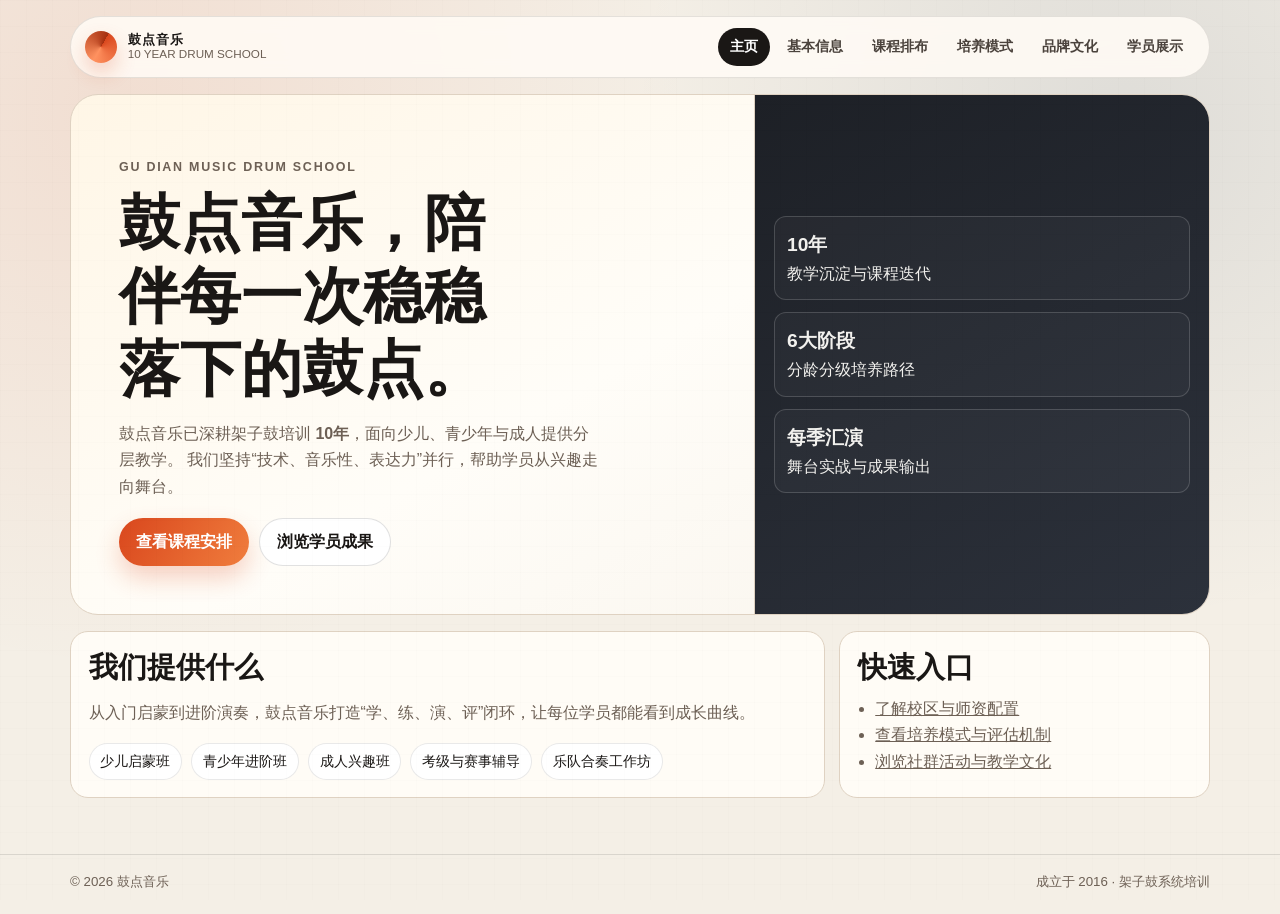
<file: index.html>
﻿<!doctype html>
<html lang="zh-CN">
  <head>
    <meta charset="UTF-8" />
    <meta name="viewport" content="width=device-width, initial-scale=1.0" />
    <title>鼓点音乐 | 架子鼓培训班主页</title>
    <meta name="description" content="鼓点音乐成立10年，专注青少年与成人架子鼓培训，提供系统课程、舞台实践与成长陪伴。" />
    <link rel="stylesheet" href="styles.css" />
  </head>
  <body data-page="home">
    <header class="site-header">
      <a class="brand" href="index.html">
        <span class="brand-mark" aria-hidden="true"></span>
        <span class="brand-text">
          <strong>鼓点音乐</strong>
          <span>10 YEAR DRUM SCHOOL</span>
        </span>
      </a>
      <nav>
        <a data-page="home" href="index.html">主页</a>
        <a data-page="about" href="about.html">基本信息</a>
        <a data-page="courses" href="courses.html">课程排布</a>
        <a data-page="method" href="method.html">培养模式</a>
        <a data-page="culture" href="culture.html">品牌文化</a>
        <a data-page="alumni" href="alumni.html">学员展示</a>
      </nav>
    </header>

    <main class="container">
      <section class="page-hero reveal">
        <div class="hero-content">
          <p class="kicker">GU DIAN MUSIC DRUM SCHOOL</p>
          <h1>鼓点音乐，陪伴每一次稳稳落下的鼓点。</h1>
          <p>
            鼓点音乐已深耕架子鼓培训 <strong>10年</strong>，面向少儿、青少年与成人提供分层教学。
            我们坚持“技术、音乐性、表达力”并行，帮助学员从兴趣走向舞台。
          </p>
          <div class="hero-actions">
            <a class="btn primary" href="courses.html">查看课程安排</a>
            <a class="btn ghost" href="alumni.html">浏览学员成果</a>
          </div>
        </div>
        <aside class="hero-panel">
          <div class="stat">
            <strong>10年</strong>
            <span>教学沉淀与课程迭代</span>
          </div>
          <div class="stat">
            <strong>6大阶段</strong>
            <span>分龄分级培养路径</span>
          </div>
          <div class="stat">
            <strong>每季汇演</strong>
            <span>舞台实战与成果输出</span>
          </div>
        </aside>
      </section>

      <section class="grid reveal">
        <article class="card large">
          <h2>我们提供什么</h2>
          <p>从入门启蒙到进阶演奏，鼓点音乐打造“学、练、演、评”闭环，让每位学员都能看到成长曲线。</p>
          <div class="badge-list">
            <span>少儿启蒙班</span>
            <span>青少年进阶班</span>
            <span>成人兴趣班</span>
            <span>考级与赛事辅导</span>
            <span>乐队合奏工作坊</span>
          </div>
        </article>
        <article class="card side">
          <h2>快速入口</h2>
          <ul>
            <li><a href="about.html">了解校区与师资配置</a></li>
            <li><a href="method.html">查看培养模式与评估机制</a></li>
            <li><a href="culture.html">浏览社群活动与教学文化</a></li>
          </ul>
        </article>
      </section>
    </main>

    <footer>
      <div class="footer-inner">
        <small>© <span id="year"></span> 鼓点音乐</small>
        <small>成立于 2016 · 架子鼓系统培训</small>
      </div>
    </footer>

    <script src="script.js"></script>
  </body>
</html>
</file>
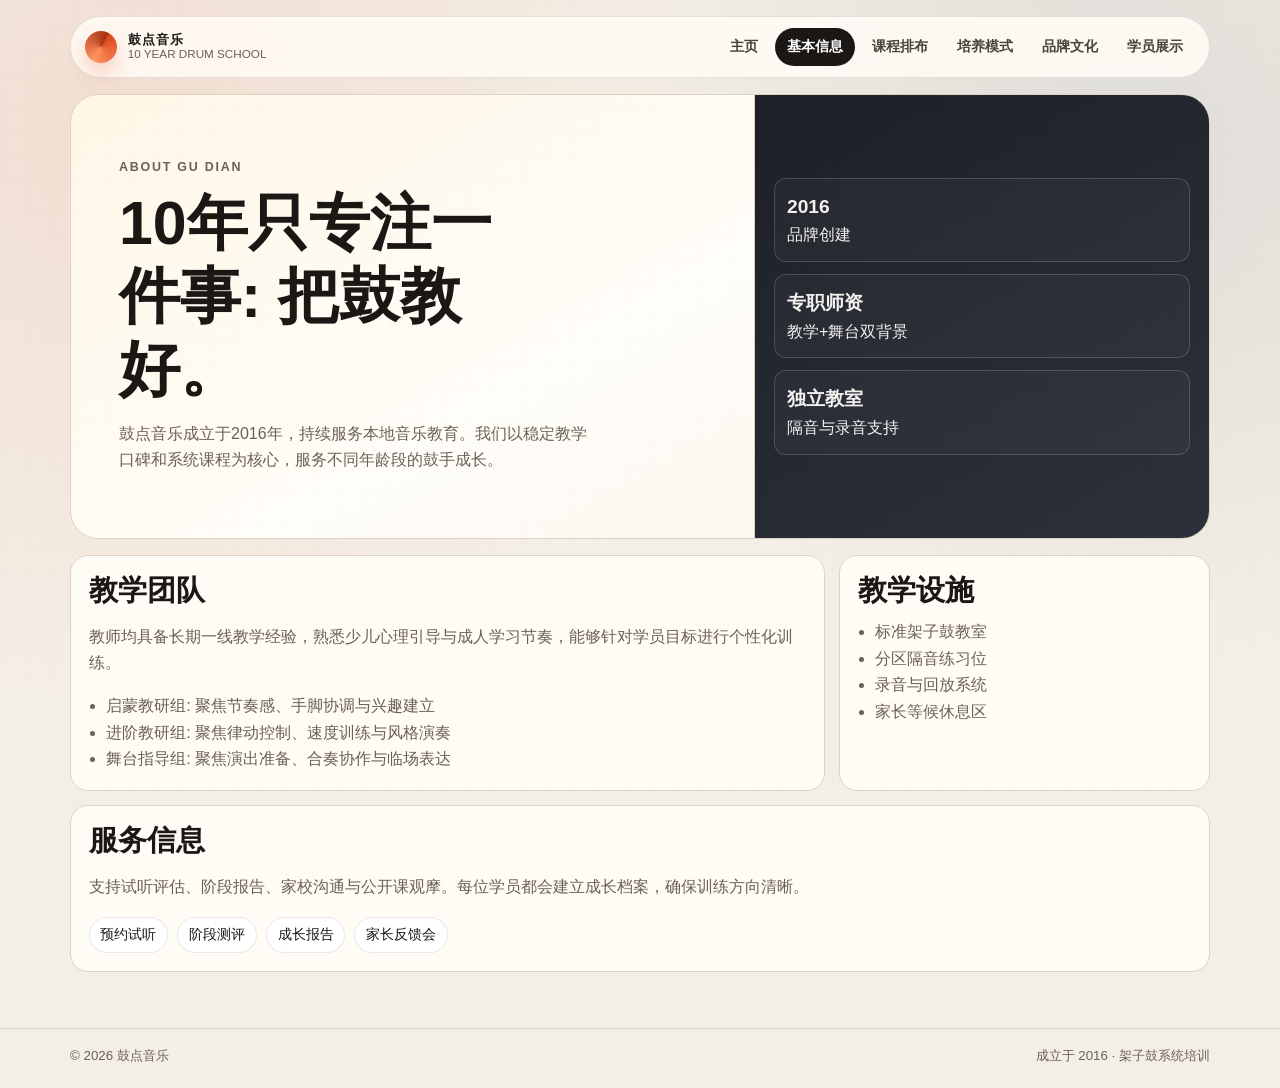
<file: about.html>
﻿<!doctype html>
<html lang="zh-CN">
  <head>
    <meta charset="UTF-8" />
    <meta name="viewport" content="width=device-width, initial-scale=1.0" />
    <title>基本信息 | 鼓点音乐</title>
    <meta name="description" content="鼓点音乐基本信息：校区环境、教学团队、设施与服务。" />
    <link rel="stylesheet" href="styles.css" />
  </head>
  <body data-page="about">
    <header class="site-header">
      <a class="brand" href="index.html"><span class="brand-mark" aria-hidden="true"></span><span class="brand-text"><strong>鼓点音乐</strong><span>10 YEAR DRUM SCHOOL</span></span></a>
      <nav>
        <a data-page="home" href="index.html">主页</a>
        <a data-page="about" href="about.html">基本信息</a>
        <a data-page="courses" href="courses.html">课程排布</a>
        <a data-page="method" href="method.html">培养模式</a>
        <a data-page="culture" href="culture.html">品牌文化</a>
        <a data-page="alumni" href="alumni.html">学员展示</a>
      </nav>
    </header>

    <main class="container">
      <section class="page-hero reveal">
        <div class="hero-content">
          <p class="kicker">ABOUT GU DIAN</p>
          <h1>10年只专注一件事: 把鼓教好。</h1>
          <p>鼓点音乐成立于2016年，持续服务本地音乐教育。我们以稳定教学口碑和系统课程为核心，服务不同年龄段的鼓手成长。</p>
        </div>
        <aside class="hero-panel">
          <div class="stat"><strong>2016</strong><span>品牌创建</span></div>
          <div class="stat"><strong>专职师资</strong><span>教学+舞台双背景</span></div>
          <div class="stat"><strong>独立教室</strong><span>隔音与录音支持</span></div>
        </aside>
      </section>

      <section class="grid reveal">
        <article class="card large">
          <h2>教学团队</h2>
          <p>教师均具备长期一线教学经验，熟悉少儿心理引导与成人学习节奏，能够针对学员目标进行个性化训练。</p>
          <ul>
            <li>启蒙教研组: 聚焦节奏感、手脚协调与兴趣建立</li>
            <li>进阶教研组: 聚焦律动控制、速度训练与风格演奏</li>
            <li>舞台指导组: 聚焦演出准备、合奏协作与临场表达</li>
          </ul>
        </article>
        <article class="card side">
          <h2>教学设施</h2>
          <ul>
            <li>标准架子鼓教室</li>
            <li>分区隔音练习位</li>
            <li>录音与回放系统</li>
            <li>家长等候休息区</li>
          </ul>
        </article>
        <article class="card full">
          <h2>服务信息</h2>
          <p>支持试听评估、阶段报告、家校沟通与公开课观摩。每位学员都会建立成长档案，确保训练方向清晰。</p>
          <div class="badge-list">
            <span>预约试听</span>
            <span>阶段测评</span>
            <span>成长报告</span>
            <span>家长反馈会</span>
          </div>
        </article>
      </section>
    </main>

    <footer><div class="footer-inner"><small>© <span id="year"></span> 鼓点音乐</small><small>成立于 2016 · 架子鼓系统培训</small></div></footer>
    <script src="script.js"></script>
  </body>
</html>
</file>
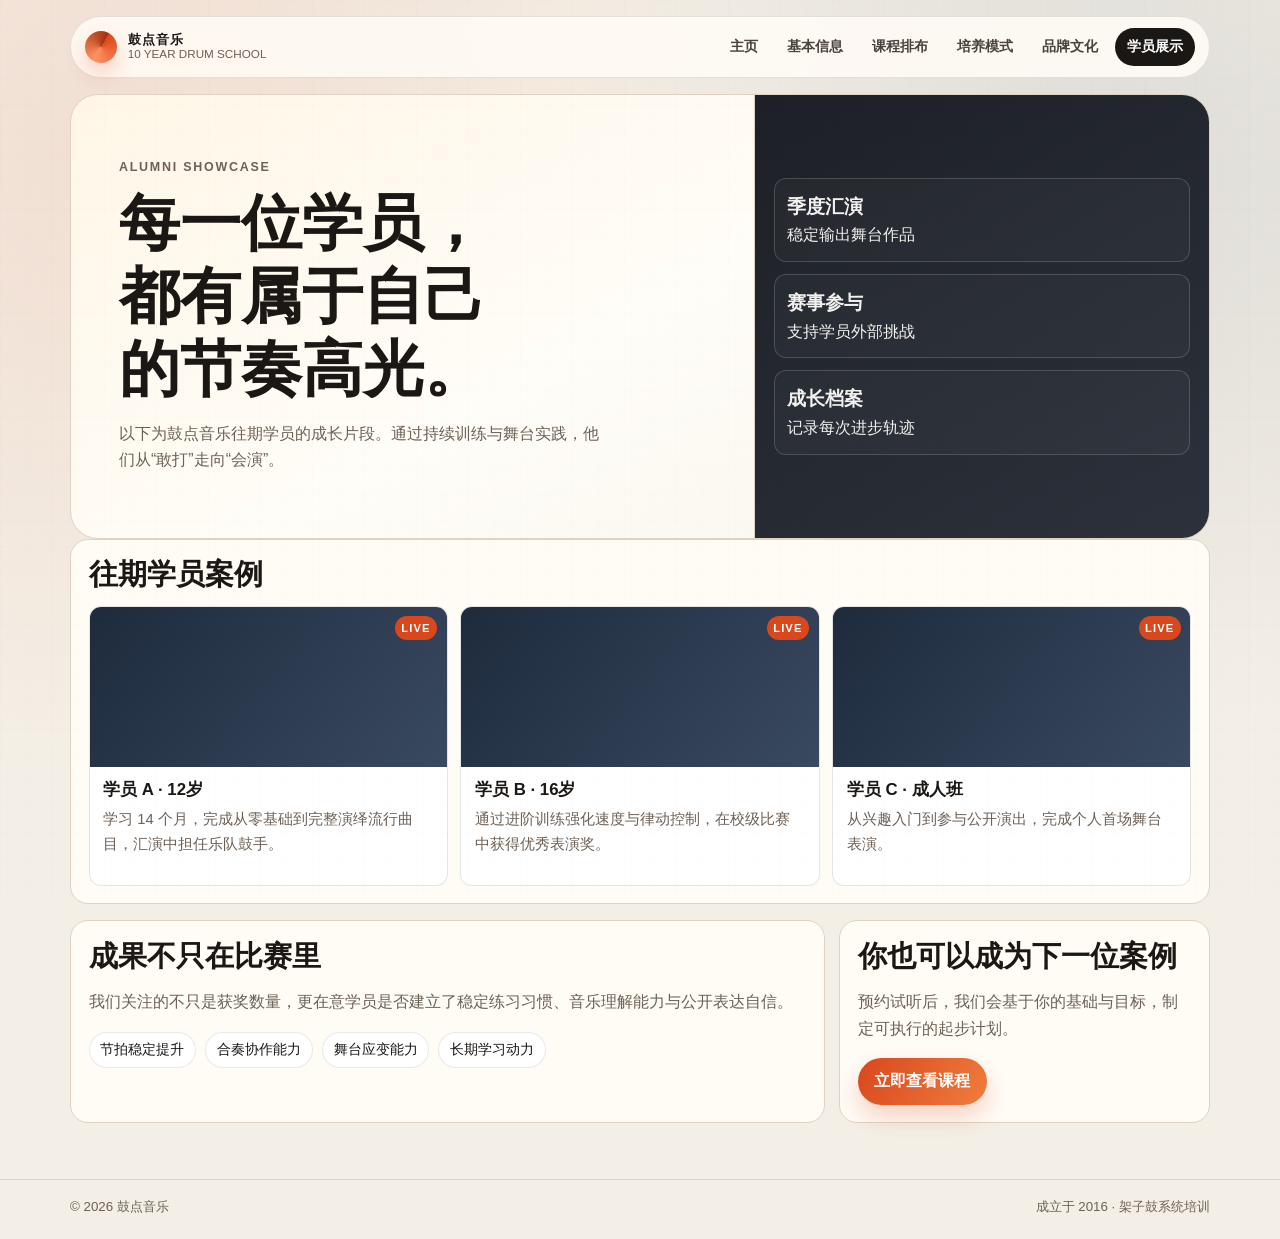
<file: alumni.html>
﻿<!doctype html>
<html lang="zh-CN">
  <head>
    <meta charset="UTF-8" />
    <meta name="viewport" content="width=device-width, initial-scale=1.0" />
    <title>往期学员展示 | 鼓点音乐</title>
    <meta name="description" content="鼓点音乐往期学员展示：学员成长案例、演出与比赛成果。" />
    <link rel="stylesheet" href="styles.css" />
  </head>
  <body data-page="alumni">
    <header class="site-header">
      <a class="brand" href="index.html"><span class="brand-mark" aria-hidden="true"></span><span class="brand-text"><strong>鼓点音乐</strong><span>10 YEAR DRUM SCHOOL</span></span></a>
      <nav>
        <a data-page="home" href="index.html">主页</a>
        <a data-page="about" href="about.html">基本信息</a>
        <a data-page="courses" href="courses.html">课程排布</a>
        <a data-page="method" href="method.html">培养模式</a>
        <a data-page="culture" href="culture.html">品牌文化</a>
        <a data-page="alumni" href="alumni.html">学员展示</a>
      </nav>
    </header>

    <main class="container">
      <section class="page-hero reveal">
        <div class="hero-content">
          <p class="kicker">ALUMNI SHOWCASE</p>
          <h1>每一位学员，都有属于自己的节奏高光。</h1>
          <p>以下为鼓点音乐往期学员的成长片段。通过持续训练与舞台实践，他们从“敢打”走向“会演”。</p>
        </div>
        <aside class="hero-panel">
          <div class="stat"><strong>季度汇演</strong><span>稳定输出舞台作品</span></div>
          <div class="stat"><strong>赛事参与</strong><span>支持学员外部挑战</span></div>
          <div class="stat"><strong>成长档案</strong><span>记录每次进步轨迹</span></div>
        </aside>
      </section>

      <section class="card full reveal">
        <h2>往期学员案例</h2>
        <div class="gallery">
          <article class="student">
            <div class="photo"></div>
            <div class="body">
              <h3>学员 A · 12岁</h3>
              <p>学习 14 个月，完成从零基础到完整演绎流行曲目，汇演中担任乐队鼓手。</p>
            </div>
          </article>
          <article class="student">
            <div class="photo"></div>
            <div class="body">
              <h3>学员 B · 16岁</h3>
              <p>通过进阶训练强化速度与律动控制，在校级比赛中获得优秀表演奖。</p>
            </div>
          </article>
          <article class="student">
            <div class="photo"></div>
            <div class="body">
              <h3>学员 C · 成人班</h3>
              <p>从兴趣入门到参与公开演出，完成个人首场舞台表演。</p>
            </div>
          </article>
        </div>
      </section>

      <section class="grid reveal">
        <article class="card large">
          <h2>成果不只在比赛里</h2>
          <p>我们关注的不只是获奖数量，更在意学员是否建立了稳定练习习惯、音乐理解能力与公开表达自信。</p>
          <div class="badge-list">
            <span>节拍稳定提升</span>
            <span>合奏协作能力</span>
            <span>舞台应变能力</span>
            <span>长期学习动力</span>
          </div>
        </article>
        <article class="card side">
          <h2>你也可以成为下一位案例</h2>
          <p>预约试听后，我们会基于你的基础与目标，制定可执行的起步计划。</p>
          <a class="btn primary" href="courses.html">立即查看课程</a>
        </article>
      </section>
    </main>

    <footer><div class="footer-inner"><small>© <span id="year"></span> 鼓点音乐</small><small>成立于 2016 · 架子鼓系统培训</small></div></footer>
    <script src="script.js"></script>
  </body>
</html>
</file>
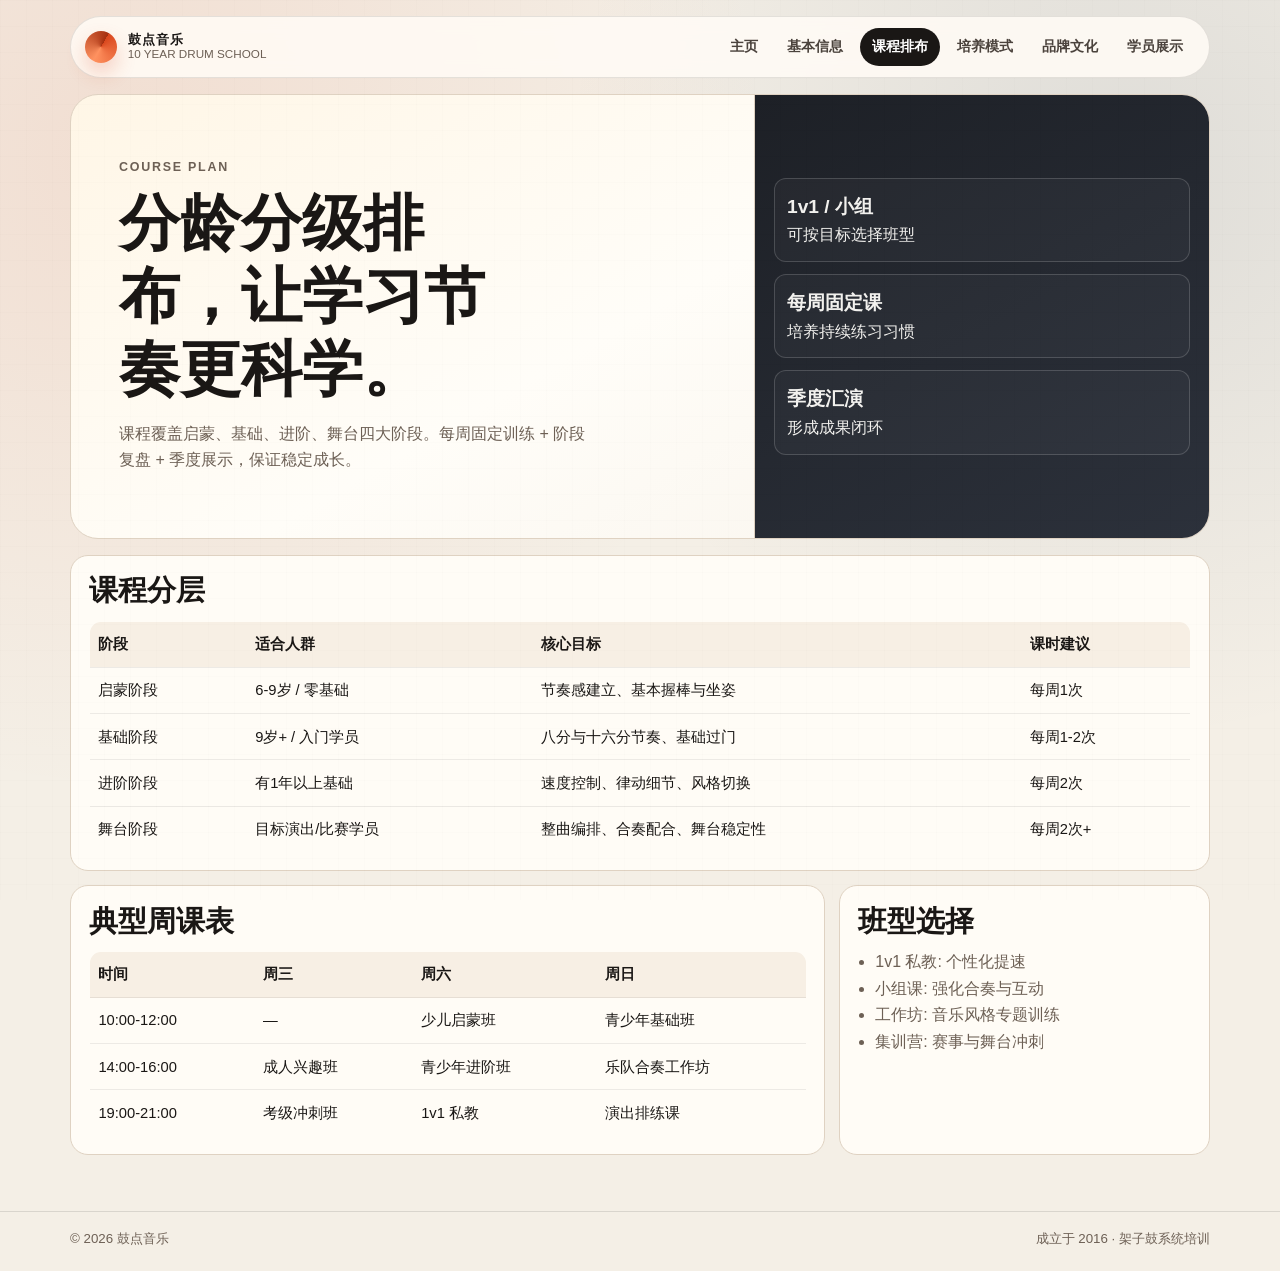
<file: courses.html>
﻿<!doctype html>
<html lang="zh-CN">
  <head>
    <meta charset="UTF-8" />
    <meta name="viewport" content="width=device-width, initial-scale=1.0" />
    <title>课程排布 | 鼓点音乐</title>
    <meta name="description" content="鼓点音乐课程排布与班型安排：启蒙、进阶、演奏与冲刺课程。" />
    <link rel="stylesheet" href="styles.css" />
  </head>
  <body data-page="courses">
    <header class="site-header">
      <a class="brand" href="index.html"><span class="brand-mark" aria-hidden="true"></span><span class="brand-text"><strong>鼓点音乐</strong><span>10 YEAR DRUM SCHOOL</span></span></a>
      <nav>
        <a data-page="home" href="index.html">主页</a>
        <a data-page="about" href="about.html">基本信息</a>
        <a data-page="courses" href="courses.html">课程排布</a>
        <a data-page="method" href="method.html">培养模式</a>
        <a data-page="culture" href="culture.html">品牌文化</a>
        <a data-page="alumni" href="alumni.html">学员展示</a>
      </nav>
    </header>

    <main class="container">
      <section class="page-hero reveal">
        <div class="hero-content">
          <p class="kicker">COURSE PLAN</p>
          <h1>分龄分级排布，让学习节奏更科学。</h1>
          <p>课程覆盖启蒙、基础、进阶、舞台四大阶段。每周固定训练 + 阶段复盘 + 季度展示，保证稳定成长。</p>
        </div>
        <aside class="hero-panel">
          <div class="stat"><strong>1v1 / 小组</strong><span>可按目标选择班型</span></div>
          <div class="stat"><strong>每周固定课</strong><span>培养持续练习习惯</span></div>
          <div class="stat"><strong>季度汇演</strong><span>形成成果闭环</span></div>
        </aside>
      </section>

      <section class="grid reveal">
        <article class="card full">
          <h2>课程分层</h2>
          <table class="course-table">
            <thead>
              <tr><th>阶段</th><th>适合人群</th><th>核心目标</th><th>课时建议</th></tr>
            </thead>
            <tbody>
              <tr><td>启蒙阶段</td><td>6-9岁 / 零基础</td><td>节奏感建立、基本握棒与坐姿</td><td>每周1次</td></tr>
              <tr><td>基础阶段</td><td>9岁+ / 入门学员</td><td>八分与十六分节奏、基础过门</td><td>每周1-2次</td></tr>
              <tr><td>进阶阶段</td><td>有1年以上基础</td><td>速度控制、律动细节、风格切换</td><td>每周2次</td></tr>
              <tr><td>舞台阶段</td><td>目标演出/比赛学员</td><td>整曲编排、合奏配合、舞台稳定性</td><td>每周2次+</td></tr>
            </tbody>
          </table>
        </article>

        <article class="card large">
          <h2>典型周课表</h2>
          <table class="course-table">
            <thead>
              <tr><th>时间</th><th>周三</th><th>周六</th><th>周日</th></tr>
            </thead>
            <tbody>
              <tr><td>10:00-12:00</td><td>—</td><td>少儿启蒙班</td><td>青少年基础班</td></tr>
              <tr><td>14:00-16:00</td><td>成人兴趣班</td><td>青少年进阶班</td><td>乐队合奏工作坊</td></tr>
              <tr><td>19:00-21:00</td><td>考级冲刺班</td><td>1v1 私教</td><td>演出排练课</td></tr>
            </tbody>
          </table>
        </article>

        <article class="card side">
          <h2>班型选择</h2>
          <ul>
            <li>1v1 私教: 个性化提速</li>
            <li>小组课: 强化合奏与互动</li>
            <li>工作坊: 音乐风格专题训练</li>
            <li>集训营: 赛事与舞台冲刺</li>
          </ul>
        </article>
      </section>
    </main>

    <footer><div class="footer-inner"><small>© <span id="year"></span> 鼓点音乐</small><small>成立于 2016 · 架子鼓系统培训</small></div></footer>
    <script src="script.js"></script>
  </body>
</html>
</file>
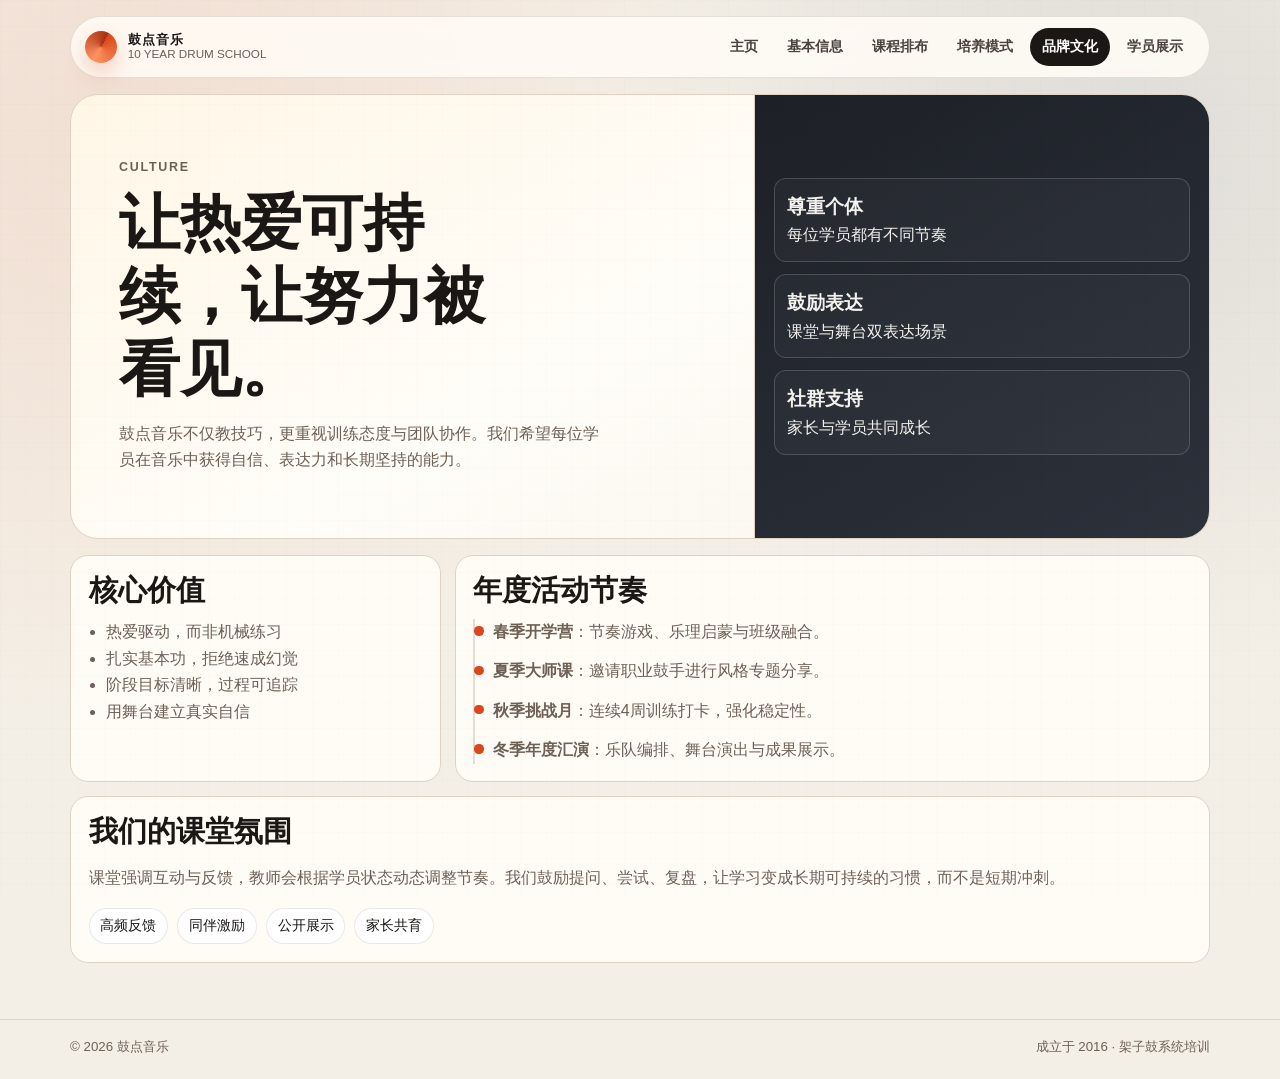
<file: culture.html>
﻿<!doctype html>
<html lang="zh-CN">
  <head>
    <meta charset="UTF-8" />
    <meta name="viewport" content="width=device-width, initial-scale=1.0" />
    <title>品牌文化 | 鼓点音乐</title>
    <meta name="description" content="鼓点音乐品牌文化：音乐热爱、坚持训练、舞台分享与社群成长。" />
    <link rel="stylesheet" href="styles.css" />
  </head>
  <body data-page="culture">
    <header class="site-header">
      <a class="brand" href="index.html"><span class="brand-mark" aria-hidden="true"></span><span class="brand-text"><strong>鼓点音乐</strong><span>10 YEAR DRUM SCHOOL</span></span></a>
      <nav>
        <a data-page="home" href="index.html">主页</a>
        <a data-page="about" href="about.html">基本信息</a>
        <a data-page="courses" href="courses.html">课程排布</a>
        <a data-page="method" href="method.html">培养模式</a>
        <a data-page="culture" href="culture.html">品牌文化</a>
        <a data-page="alumni" href="alumni.html">学员展示</a>
      </nav>
    </header>

    <main class="container">
      <section class="page-hero reveal">
        <div class="hero-content">
          <p class="kicker">CULTURE</p>
          <h1>让热爱可持续，让努力被看见。</h1>
          <p>鼓点音乐不仅教技巧，更重视训练态度与团队协作。我们希望每位学员在音乐中获得自信、表达力和长期坚持的能力。</p>
        </div>
        <aside class="hero-panel">
          <div class="stat"><strong>尊重个体</strong><span>每位学员都有不同节奏</span></div>
          <div class="stat"><strong>鼓励表达</strong><span>课堂与舞台双表达场景</span></div>
          <div class="stat"><strong>社群支持</strong><span>家长与学员共同成长</span></div>
        </aside>
      </section>

      <section class="grid reveal">
        <article class="card side">
          <h2>核心价值</h2>
          <ul>
            <li>热爱驱动，而非机械练习</li>
            <li>扎实基本功，拒绝速成幻觉</li>
            <li>阶段目标清晰，过程可追踪</li>
            <li>用舞台建立真实自信</li>
          </ul>
        </article>

        <article class="card large">
          <h2>年度活动节奏</h2>
          <ul class="timeline">
            <li><strong>春季开学营</strong>：节奏游戏、乐理启蒙与班级融合。</li>
            <li><strong>夏季大师课</strong>：邀请职业鼓手进行风格专题分享。</li>
            <li><strong>秋季挑战月</strong>：连续4周训练打卡，强化稳定性。</li>
            <li><strong>冬季年度汇演</strong>：乐队编排、舞台演出与成果展示。</li>
          </ul>
        </article>

        <article class="card full">
          <h2>我们的课堂氛围</h2>
          <p>课堂强调互动与反馈，教师会根据学员状态动态调整节奏。我们鼓励提问、尝试、复盘，让学习变成长期可持续的习惯，而不是短期冲刺。</p>
          <div class="badge-list">
            <span>高频反馈</span>
            <span>同伴激励</span>
            <span>公开展示</span>
            <span>家长共育</span>
          </div>
        </article>
      </section>
    </main>

    <footer><div class="footer-inner"><small>© <span id="year"></span> 鼓点音乐</small><small>成立于 2016 · 架子鼓系统培训</small></div></footer>
    <script src="script.js"></script>
  </body>
</html>
</file>
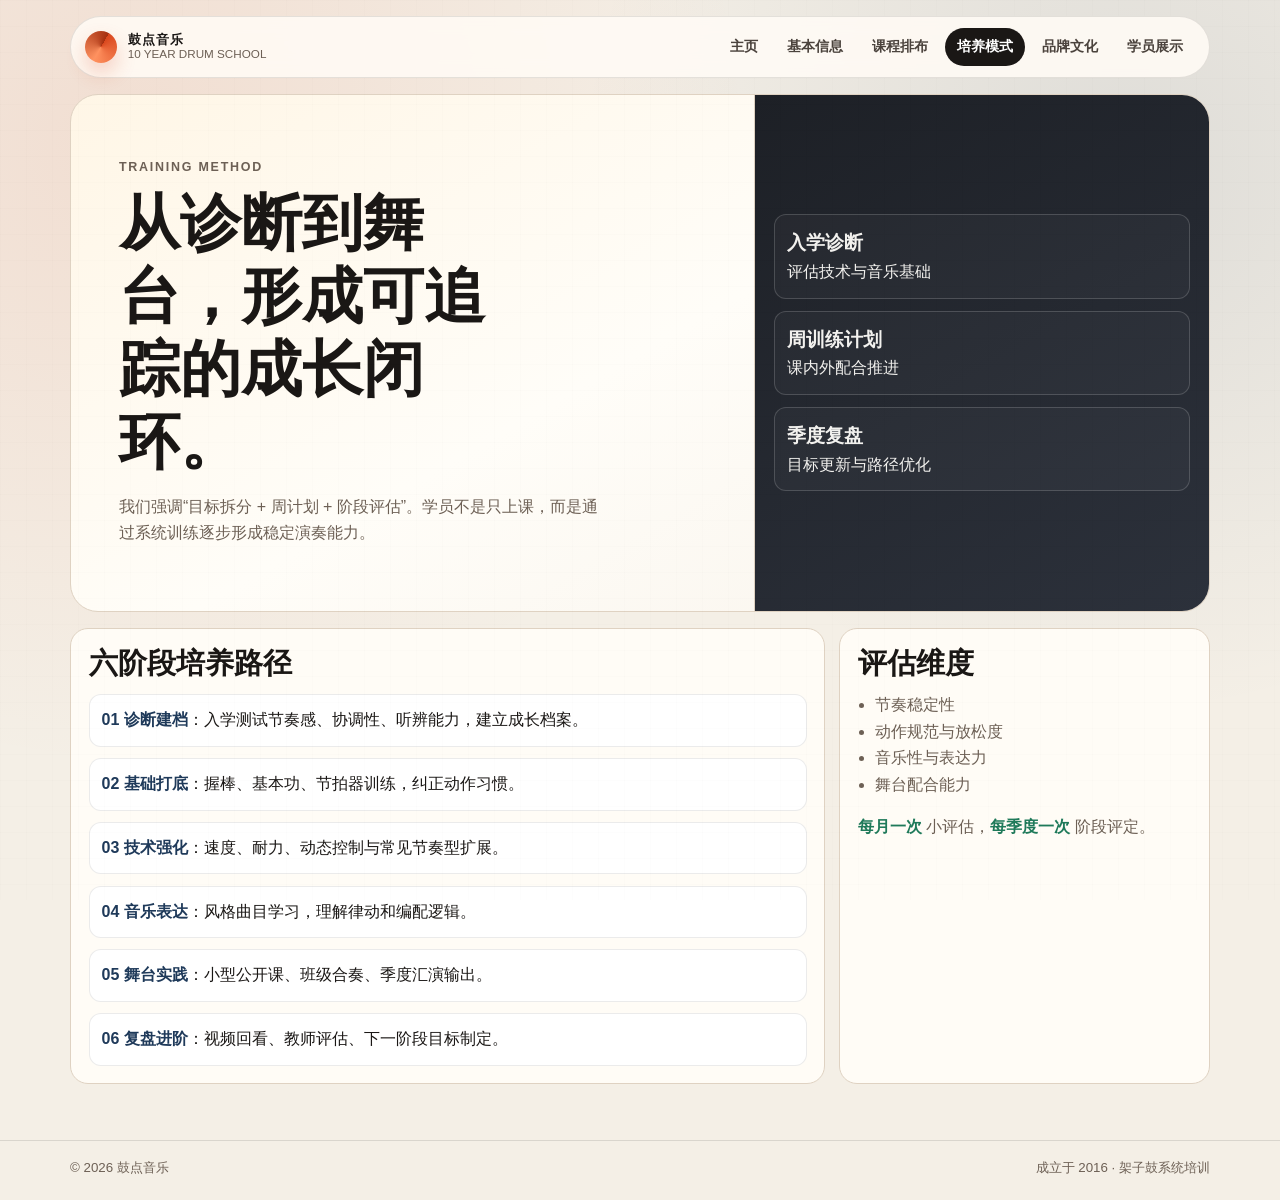
<file: method.html>
﻿<!doctype html>
<html lang="zh-CN">
  <head>
    <meta charset="UTF-8" />
    <meta name="viewport" content="width=device-width, initial-scale=1.0" />
    <title>培养模式 | 鼓点音乐</title>
    <meta name="description" content="鼓点音乐培养模式：诊断、训练、舞台、复盘的完整闭环。" />
    <link rel="stylesheet" href="styles.css" />
  </head>
  <body data-page="method">
    <header class="site-header">
      <a class="brand" href="index.html"><span class="brand-mark" aria-hidden="true"></span><span class="brand-text"><strong>鼓点音乐</strong><span>10 YEAR DRUM SCHOOL</span></span></a>
      <nav>
        <a data-page="home" href="index.html">主页</a>
        <a data-page="about" href="about.html">基本信息</a>
        <a data-page="courses" href="courses.html">课程排布</a>
        <a data-page="method" href="method.html">培养模式</a>
        <a data-page="culture" href="culture.html">品牌文化</a>
        <a data-page="alumni" href="alumni.html">学员展示</a>
      </nav>
    </header>

    <main class="container">
      <section class="page-hero reveal">
        <div class="hero-content">
          <p class="kicker">TRAINING METHOD</p>
          <h1>从诊断到舞台，形成可追踪的成长闭环。</h1>
          <p>我们强调“目标拆分 + 周计划 + 阶段评估”。学员不是只上课，而是通过系统训练逐步形成稳定演奏能力。</p>
        </div>
        <aside class="hero-panel">
          <div class="stat"><strong>入学诊断</strong><span>评估技术与音乐基础</span></div>
          <div class="stat"><strong>周训练计划</strong><span>课内外配合推进</span></div>
          <div class="stat"><strong>季度复盘</strong><span>目标更新与路径优化</span></div>
        </aside>
      </section>

      <section class="grid reveal">
        <article class="card large">
          <h2>六阶段培养路径</h2>
          <div class="stage-flow">
            <div class="stage-item"><strong>01 诊断建档</strong>：入学测试节奏感、协调性、听辨能力，建立成长档案。</div>
            <div class="stage-item"><strong>02 基础打底</strong>：握棒、基本功、节拍器训练，纠正动作习惯。</div>
            <div class="stage-item"><strong>03 技术强化</strong>：速度、耐力、动态控制与常见节奏型扩展。</div>
            <div class="stage-item"><strong>04 音乐表达</strong>：风格曲目学习，理解律动和编配逻辑。</div>
            <div class="stage-item"><strong>05 舞台实践</strong>：小型公开课、班级合奏、季度汇演输出。</div>
            <div class="stage-item"><strong>06 复盘进阶</strong>：视频回看、教师评估、下一阶段目标制定。</div>
          </div>
        </article>

        <article class="card side">
          <h2>评估维度</h2>
          <ul>
            <li>节奏稳定性</li>
            <li>动作规范与放松度</li>
            <li>音乐性与表达力</li>
            <li>舞台配合能力</li>
          </ul>
          <p><span class="highlight">每月一次</span> 小评估，<span class="highlight">每季度一次</span> 阶段评定。</p>
        </article>
      </section>
    </main>

    <footer><div class="footer-inner"><small>© <span id="year"></span> 鼓点音乐</small><small>成立于 2016 · 架子鼓系统培训</small></div></footer>
    <script src="script.js"></script>
  </body>
</html>
</file>
<file: styles.css>
﻿:root {
  --bg: #f4efe6;
  --surface: #fffaf1;
  --paper: #ffffff;
  --ink: #1a1715;
  --muted: #6d6055;
  --line: #dfd2c2;
  --brand: #d9471d;
  --brand-deep: #a52f0f;
  --accent: #1f3a5a;
  --ok: #1f7a5a;
  --radius-xl: 28px;
  --radius-lg: 18px;
  --radius-sm: 12px;
}

* {
  box-sizing: border-box;
}

html,
body {
  margin: 0;
  padding: 0;
}

body {
  font-family: "Noto Sans SC", "Microsoft YaHei UI", "PingFang SC", sans-serif;
  color: var(--ink);
  background:
    radial-gradient(circle at 10% 12%, #d9471d1a 0, transparent 40%),
    radial-gradient(circle at 88% 14%, #1f3a5a1a 0, transparent 36%),
    var(--bg);
  line-height: 1.66;
}

body::before {
  content: "";
  position: fixed;
  inset: 0;
  pointer-events: none;
  background-image: linear-gradient(to right, #00000008 1px, transparent 1px),
    linear-gradient(to bottom, #00000008 1px, transparent 1px);
  background-size: 26px 26px;
  opacity: 0.35;
}

a {
  color: inherit;
}

.container {
  width: min(1140px, calc(100% - 2rem));
  margin: 0 auto;
}

.site-header {
  position: sticky;
  top: 0.75rem;
  z-index: 20;
  width: min(1140px, calc(100% - 2rem));
  margin: 1rem auto;
  border: 1px solid #0000001a;
  border-radius: 999px;
  background: #fffbf5e0;
  backdrop-filter: blur(10px);
  display: flex;
  align-items: center;
  justify-content: space-between;
  padding: 0.7rem 0.85rem;
}

.brand {
  display: flex;
  align-items: center;
  gap: 0.7rem;
  text-decoration: none;
}

.brand-mark {
  width: 2rem;
  aspect-ratio: 1;
  border-radius: 50%;
  background: conic-gradient(from 30deg, var(--brand), #ff9260, var(--brand-deep));
  box-shadow: 0 10px 20px #d9471d3b;
}

.brand-text {
  display: grid;
  line-height: 1.1;
}

.brand-text strong {
  letter-spacing: 0.08em;
  font-size: 0.82rem;
}

.brand-text span {
  font-size: 0.73rem;
  color: var(--muted);
}

nav {
  display: flex;
  gap: 0.32rem;
  flex-wrap: wrap;
  justify-content: flex-end;
}

nav a {
  text-decoration: none;
  color: #4b433d;
  font-weight: 600;
  font-size: 0.9rem;
  padding: 0.42rem 0.75rem;
  border-radius: 999px;
  transition: 0.22s ease;
}

nav a:hover,
nav a.active {
  color: #fff;
  background: var(--ink);
}

main {
  padding-bottom: 3.5rem;
}

.page-hero {
  margin-top: 0.55rem;
  border: 1px solid var(--line);
  border-radius: var(--radius-xl);
  overflow: hidden;
  background: linear-gradient(150deg, #fff6e6, #fffdf8 50%, #f8f3eb);
  display: grid;
  grid-template-columns: 1.2fr 0.8fr;
}

.hero-content {
  padding: clamp(1.4rem, 4vw, 3rem);
}

.kicker {
  margin: 0;
  font-size: 0.78rem;
  letter-spacing: 0.14em;
  color: var(--brand);
  font-weight: 700;
}

h1,
h2,
h3 {
  margin: 0;
  line-height: 1.2;
}

h1 {
  margin-top: 0.6rem;
  font-size: clamp(1.9rem, 5.2vw, 3.8rem);
  max-width: 12ch;
}

.hero-content p {
  margin-top: 0.9rem;
  color: var(--muted);
  max-width: 54ch;
}

.hero-panel {
  padding: 1.2rem;
  border-left: 1px solid var(--line);
  display: grid;
  gap: 0.75rem;
  align-content: center;
  background: linear-gradient(150deg, #1d2026, #2c313b);
  color: #f2f1ee;
}

.hero-panel .stat {
  border: 1px solid #ffffff2a;
  border-radius: var(--radius-sm);
  padding: 0.75rem;
  background: #ffffff08;
}

.hero-panel strong {
  display: block;
  font-size: 1.2rem;
}

.hero-actions {
  margin-top: 1.1rem;
  display: flex;
  flex-wrap: wrap;
  gap: 0.65rem;
}

.btn {
  text-decoration: none;
  padding: 0.62rem 1.05rem;
  border-radius: 999px;
  font-weight: 700;
  display: inline-flex;
  align-items: center;
  justify-content: center;
  transition: transform 0.2s ease, box-shadow 0.25s ease;
}

.btn:hover {
  transform: translateY(-2px);
}

.btn.primary {
  color: #fff;
  background: linear-gradient(120deg, var(--brand), #f07d3d);
  box-shadow: 0 12px 24px #d9471d3d;
}

.btn.ghost {
  border: 1px solid #0000001e;
  background: #fff;
}

.grid {
  margin-top: 1rem;
  display: grid;
  grid-template-columns: repeat(12, 1fr);
  gap: 0.85rem;
}

.card {
  border: 1px solid var(--line);
  border-radius: var(--radius-lg);
  padding: 1.1rem;
  background: #fffcf6;
}

.card h2 {
  font-size: clamp(1.2rem, 2.4vw, 1.8rem);
}

.card p {
  color: var(--muted);
}

.card ul {
  margin: 0.7rem 0 0;
  padding-left: 1.1rem;
  color: var(--muted);
}

.card.large {
  grid-column: span 8;
}

.card.side {
  grid-column: span 4;
}

.card.full {
  grid-column: span 12;
}

.badge-list {
  display: flex;
  flex-wrap: wrap;
  gap: 0.55rem;
  margin-top: 0.75rem;
}

.badge-list span {
  border: 1px solid #00000016;
  background: #fff;
  border-radius: 999px;
  padding: 0.35rem 0.68rem;
  font-size: 0.88rem;
}

.stage-flow {
  display: grid;
  gap: 0.7rem;
  margin-top: 0.85rem;
}

.stage-item {
  border: 1px solid #00000014;
  border-radius: var(--radius-sm);
  padding: 0.75rem;
  background: #fff;
}

.stage-item strong {
  color: var(--accent);
}

.course-table {
  width: 100%;
  border-collapse: collapse;
  margin-top: 0.8rem;
  border: 1px solid #00000016;
  border-radius: 12px;
  overflow: hidden;
}

.course-table th,
.course-table td {
  border-bottom: 1px solid #00000012;
  padding: 0.65rem 0.55rem;
  text-align: left;
  font-size: 0.92rem;
}

.course-table thead {
  background: #f7efe4;
}

.timeline {
  margin-top: 0.8rem;
  border-left: 2px solid #0000001e;
  padding-left: 0.8rem;
  display: grid;
  gap: 0.8rem;
}

.timeline li {
  list-style: none;
  position: relative;
}

.timeline li::before {
  content: "";
  width: 0.58rem;
  aspect-ratio: 1;
  border-radius: 50%;
  background: var(--brand);
  position: absolute;
  left: -1.15rem;
  top: 0.45rem;
}

.gallery {
  display: grid;
  grid-template-columns: repeat(12, 1fr);
  gap: 0.8rem;
  margin-top: 0.85rem;
}

.student {
  grid-column: span 4;
  border: 1px solid #0000001a;
  border-radius: var(--radius-sm);
  background: #fff;
  overflow: hidden;
}

.student .photo {
  height: 160px;
  background:
    linear-gradient(130deg, #1e2b3d, #394960),
    repeating-linear-gradient(60deg, #ffffff12 0 8px, transparent 8px 16px);
  position: relative;
}

.student .photo::after {
  content: "LIVE";
  position: absolute;
  top: 0.6rem;
  right: 0.6rem;
  font-size: 0.7rem;
  font-weight: 700;
  letter-spacing: 0.1em;
  color: #fff;
  background: #d9471d;
  border-radius: 999px;
  padding: 0.18rem 0.4rem;
}

.student .body {
  padding: 0.85rem;
}

.student h3 {
  font-size: 1.05rem;
}

.student p {
  margin-top: 0.45rem;
  color: var(--muted);
  font-size: 0.92rem;
}

.highlight {
  color: var(--ok);
  font-weight: 700;
}

footer {
  border-top: 1px solid #0000001c;
  padding: 1rem 0 1.3rem;
  color: var(--muted);
}

.footer-inner {
  width: min(1140px, calc(100% - 2rem));
  margin: 0 auto;
  display: flex;
  justify-content: space-between;
  gap: 1rem;
  flex-wrap: wrap;
}

.reveal {
  opacity: 0;
  transform: translateY(14px);
  transition: opacity 0.6s ease, transform 0.6s ease;
}

.reveal.show {
  opacity: 1;
  transform: none;
}

@media (max-width: 960px) {
  .page-hero {
    grid-template-columns: 1fr;
  }

  .hero-panel {
    border-left: 0;
    border-top: 1px solid #ffffff21;
  }

  .card.large,
  .card.side,
  .student {
    grid-column: span 12;
  }
}

@media (max-width: 700px) {
  .site-header {
    border-radius: 20px;
    display: grid;
    gap: 0.45rem;
    justify-items: center;
    padding: 0.75rem;
  }

  nav {
    justify-content: center;
  }

  h1 {
    max-width: 100%;
    font-size: clamp(1.85rem, 11vw, 2.75rem);
  }

  .hero-content,
  .card {
    padding: 1rem;
  }
}
</file>
